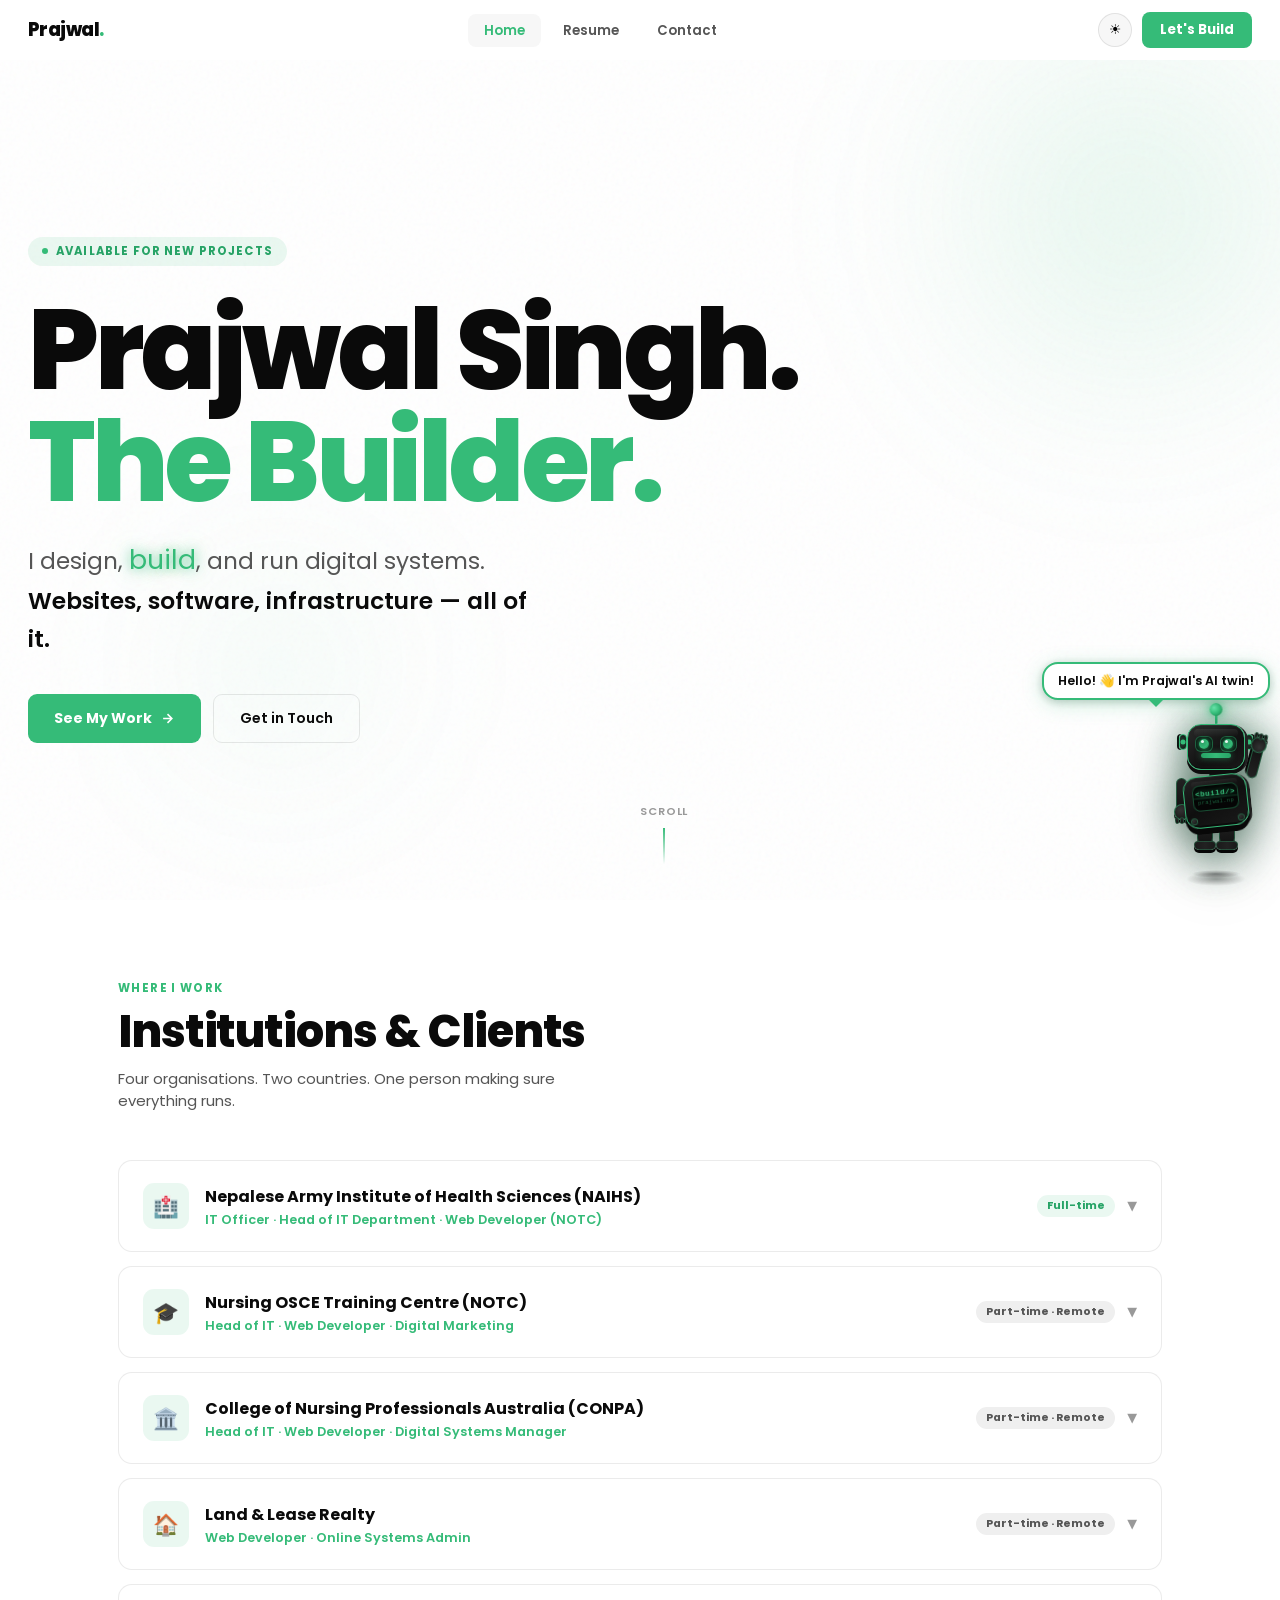
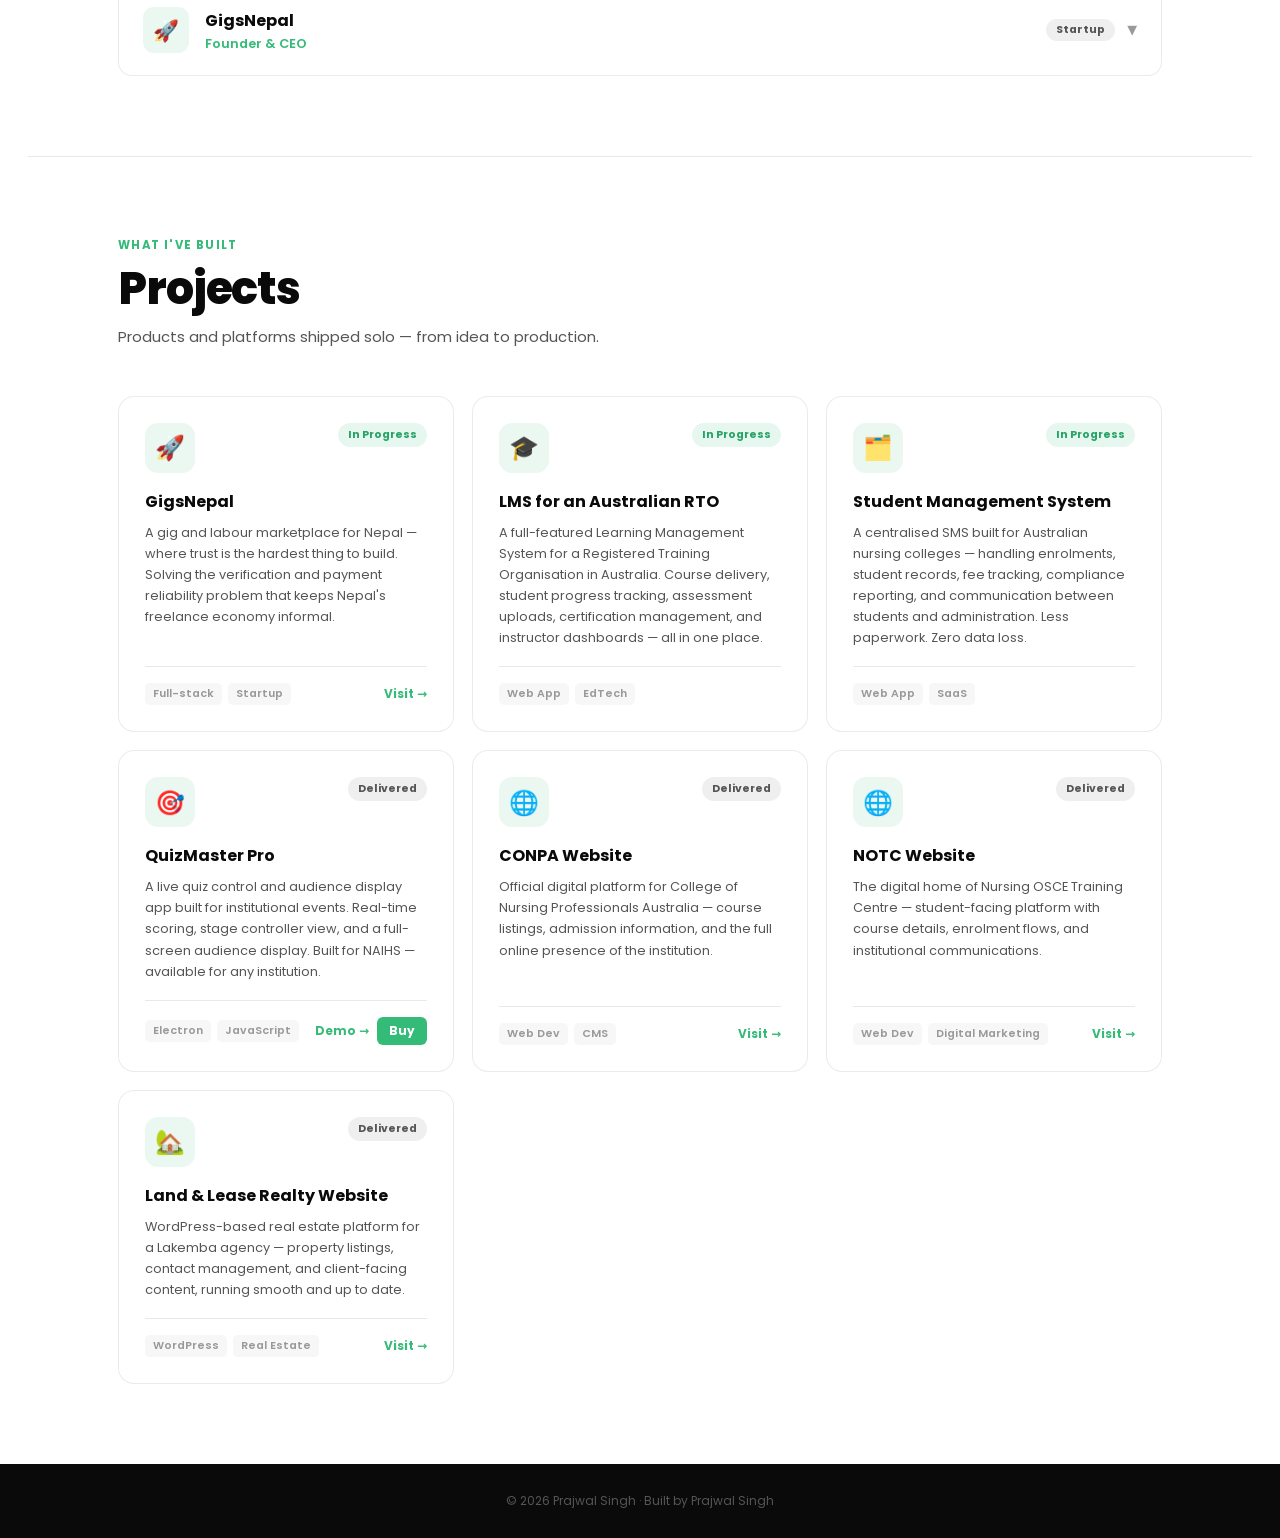
<file: index.html>
<!DOCTYPE html>
<html lang="en" data-theme="light">
<head>
<meta charset="UTF-8">
<meta name="viewport" content="width=device-width, initial-scale=1.0, viewport-fit=cover">
<title>Prajwal Singh — The Builder</title>
<meta name="description" content="IT Officer, Web Developer, and Builder. I design, build, and run digital systems.">
<link rel="stylesheet" href="https://fonts.googleapis.com/css2?family=Poppins:ital,wght@0,400;0,500;0,600;0,700;0,800;1,400&display=swap">
<link rel="stylesheet" href="style.css">
</head>
<body>

<!-- NAV -->
<nav id="nav">
  <a class="nav-logo" href="index.html">Prajwal<em>.</em></a>
  <ul class="nav-links">
    <li><a href="index.html" class="active">Home</a></li>
    <li><a href="resume.html">Resume</a></li>
    <li><a href="contact.html">Contact</a></li>
  </ul>
  <div class="nav-actions">
    <button class="theme-btn" onclick="toggleTheme()" aria-label="Toggle theme">☀️</button>
    <a class="cta-btn" href="contact.html">Let's Build</a>
    <button class="ham" id="ham" onclick="toggleMob()" aria-label="Menu">
      <span></span><span></span><span></span>
    </button>
  </div>
</nav>
<div class="mob-nav" id="mob-nav">
  <a href="index.html" onclick="toggleMob()">Home</a>
  <a href="resume.html" onclick="toggleMob()">Resume</a>
  <a href="contact.html" onclick="toggleMob()">Contact</a>
</div>

<!-- HERO -->
<section class="hero">
  <div class="hero-noise"></div>
  <div class="hero-orb hero-orb-1"></div>
  <div class="hero-orb hero-orb-2"></div>

  <div class="hero-chip">Available for new projects</div>
  <h1 class="hero-name">
    Prajwal Singh.<br>
    <span class="green">The Builder.</span>
  </h1>
  <p class="hero-title">
    I design, <span class="green" style="font-size:1.15em;text-shadow:0 0 12px rgba(53,187,120,0.7),0 0 24px rgba(53,187,120,0.4);">build</span>, and run digital systems.<br>
    <strong>Websites, software, infrastructure — all of it.</strong>
  </p>
  <div class="hero-btns">
    <a class="btn-g" href="#projects-anchor">
      See My Work
      <svg width="15" height="15" fill="none" stroke="currentColor" stroke-width="2.5" viewBox="0 0 24 24"><path d="M5 12h14M12 5l7 7-7 7"/></svg>
    </a>
    <a class="btn-out" href="contact.html">Get in Touch</a>
  </div>
  <div class="hero-scroll-hint">
    <span>Scroll</span>
    <div class="scroll-dot"></div>
  </div>
</section>

<!-- WHERE I WORK -->
<section class="work-section">
  <div class="section-header reveal">
    <div class="section-eyebrow">Where I Work</div>
    <h2 class="section-title">Institutions &amp; Clients</h2>
    <p class="section-sub">Four organisations. Two countries. One person making sure everything runs.</p>
  </div>
  <div class="work-list">

    <div class="work-item reveal" data-d="1">
      <div class="work-item-head" onclick="toggleWork(this)">
        <div class="wi-icon">🏥</div>
        <div class="wi-info">
          <h3>Nepalese Army Institute of Health Sciences (NAIHS)</h3>
          <div class="wi-role">IT Officer · Head of IT Department · Web Developer (NOTC)</div>
        </div>
        <div class="wi-meta">
          <span class="wi-badge ft">Full-time</span>
          <span class="wi-chevron">▼</span>
        </div>
      </div>
      <div class="work-item-body">
        <div class="wi-period">📅 December 2025 – Present · Kathmandu, Nepal</div>
        <ul class="wi-bullets">
          <li>Head of IT across NAIHS, College of Medicine, NACHS, and Shree Birendra Hospital Chhauni</li>
          <li>Oversee institutional IT infrastructure, networks, and cybersecurity</li>
          <li>Administer Google Workspace — users, permissions, apps, and security</li>
          <li>Monitor and troubleshoot network and system issues to keep operations running 24/7</li>
          <li>Coordinate with vendors, ISPs, and external developers</li>
          <li>Technical training for staff, IT documentation, asset tracking, and license management</li>
        </ul>
      </div>
    </div>

    <div class="work-item reveal" data-d="2">
      <div class="work-item-head" onclick="toggleWork(this)">
        <div class="wi-icon">🎓</div>
        <div class="wi-info">
          <h3>Nursing OSCE Training Centre (NOTC)</h3>
          <div class="wi-role">Head of IT · Web Developer · Digital Marketing</div>
        </div>
        <div class="wi-meta">
          <span class="wi-badge pt">Part-time · Remote</span>
          <span class="wi-chevron">▼</span>
        </div>
      </div>
      <div class="work-item-body">
        <div class="wi-period">📅 May 2025 – Present · Australia (Remote)</div>
        <ul class="wi-bullets">
          <li>Manage the entire IT and digital marketing department for the Nursing OSCE Training Centre</li>
          <li>Website development, maintenance, and database management</li>
          <li>Digital marketing strategy and execution</li>
        </ul>
        <a href="https://notc.com.au" class="wi-link" target="_blank">Visit notc.com.au →</a>
      </div>
    </div>

    <div class="work-item reveal" data-d="3">
      <div class="work-item-head" onclick="toggleWork(this)">
        <div class="wi-icon">🏛️</div>
        <div class="wi-info">
          <h3>College of Nursing Professionals Australia (CONPA)</h3>
          <div class="wi-role">Head of IT · Web Developer · Digital Systems Manager</div>
        </div>
        <div class="wi-meta">
          <span class="wi-badge pt">Part-time · Remote</span>
          <span class="wi-chevron">▼</span>
        </div>
      </div>
      <div class="work-item-body">
        <div class="wi-period">📅 May 2025 – Present · Australia (Remote)</div>
        <ul class="wi-bullets">
          <li>Head of IT for CONPA and its parent group — full infrastructure and systems management</li>
          <li>Website development and ongoing maintenance at conpa.edu.au</li>
          <li>Digital systems management — tools, platforms, and internal processes</li>
        </ul>
        <a href="https://conpa.edu.au" class="wi-link" target="_blank">Visit conpa.edu.au →</a>
      </div>
    </div>

    <div class="work-item reveal" data-d="4">
      <div class="work-item-head" onclick="toggleWork(this)">
        <div class="wi-icon">🏠</div>
        <div class="wi-info">
          <h3>Land &amp; Lease Realty</h3>
          <div class="wi-role">Web Developer · Online Systems Admin</div>
        </div>
        <div class="wi-meta">
          <span class="wi-badge pt">Part-time · Remote</span>
          <span class="wi-chevron">▼</span>
        </div>
      </div>
      <div class="work-item-body">
        <div class="wi-period">📅 2025 – Present · Lakemba, Australia (Remote)</div>
        <ul class="wi-bullets">
          <li>WordPress and RealHomes theme management for landandlease.com.au</li>
          <li>Regular content updates, performance optimisation, and property listing management</li>
        </ul>
        <a href="https://landandlease.com.au" class="wi-link" target="_blank">Visit landandlease.com.au →</a>
      </div>
    </div>

    <div class="work-item reveal" data-d="5">
      <div class="work-item-head" onclick="toggleWork(this)">
        <div class="wi-icon">🚀</div>
        <div class="wi-info">
          <h3>GigsNepal</h3>
          <div class="wi-role">Founder &amp; CEO</div>
        </div>
        <div class="wi-meta">
          <span class="wi-badge pt">Startup</span>
          <span class="wi-chevron">▼</span>
        </div>
      </div>
      <div class="work-item-body">
        <div class="wi-period">📅 2025 – Present · Kathmandu, Nepal</div>
        <ul class="wi-bullets">
          <li>Building Nepal's gig and labour marketplace — connecting skilled workers with clients</li>
          <li>Solving trust, verification, and payment reliability for Nepal's informal freelance economy</li>
          <li>Full product ownership: strategy, design, development, and operations</li>
        </ul>
      </div>
    </div>

  </div>
</section>

<div class="divider"></div>

<!-- PROJECTS -->
<section class="projects-section" id="projects-anchor">
  <div class="section-header reveal">
    <div class="section-eyebrow">What I've Built</div>
    <h2 class="section-title">Projects</h2>
    <p class="section-sub">Products and platforms shipped solo — from idea to production.</p>
  </div>
  <div class="proj-grid">

    <div class="proj-card reveal" data-d="1">
      <div class="proj-top">
        <div class="proj-emoji">🚀</div>
        <span class="proj-tag wip">In Progress</span>
      </div>
      <h3>GigsNepal</h3>
      <p>A gig and labour marketplace for Nepal — where trust is the hardest thing to build. Solving the verification and payment reliability problem that keeps Nepal's freelance economy informal.</p>
      <div class="proj-footer">
        <div class="proj-techs">
          <span class="proj-tech">Full-stack</span>
          <span class="proj-tech">Startup</span>
        </div>
        <div class="proj-links">
          <a href="#" class="proj-link">Visit →</a>
        </div>
      </div>
    </div>

    <div class="proj-card reveal" data-d="2">
      <div class="proj-top">
        <div class="proj-emoji">🎓</div>
        <span class="proj-tag wip">In Progress</span>
      </div>
      <h3>LMS for an Australian RTO</h3>
      <p>A full-featured Learning Management System for a Registered Training Organisation in Australia. Course delivery, student progress tracking, assessment uploads, certification management, and instructor dashboards — all in one place.</p>
      <div class="proj-footer">
        <div class="proj-techs">
          <span class="proj-tech">Web App</span>
          <span class="proj-tech">EdTech</span>
        </div>
      </div>
    </div>

    <div class="proj-card reveal" data-d="3">
      <div class="proj-top">
        <div class="proj-emoji">🗂️</div>
        <span class="proj-tag wip">In Progress</span>
      </div>
      <h3>Student Management System</h3>
      <p>A centralised SMS built for Australian nursing colleges — handling enrolments, student records, fee tracking, compliance reporting, and communication between students and administration. Less paperwork. Zero data loss.</p>
      <div class="proj-footer">
        <div class="proj-techs">
          <span class="proj-tech">Web App</span>
          <span class="proj-tech">SaaS</span>
        </div>
      </div>
    </div>

    <div class="proj-card reveal" data-d="1">
      <div class="proj-top">
        <div class="proj-emoji">🎯</div>
        <span class="proj-tag delivered">Delivered</span>
      </div>
      <h3>QuizMaster Pro</h3>
      <p>A live quiz control and audience display app built for institutional events. Real-time scoring, stage controller view, and a full-screen audience display. Built for NAIHS — available for any institution.</p>
      <div class="proj-footer">
        <div class="proj-techs">
          <span class="proj-tech">Electron</span>
          <span class="proj-tech">JavaScript</span>
        </div>
        <div class="proj-links">
          <a href="#" class="proj-link">Demo →</a>
          <a href="#" class="proj-link buy">Buy</a>
        </div>
      </div>
    </div>

    <div class="proj-card reveal" data-d="2">
      <div class="proj-top">
        <div class="proj-emoji">🌐</div>
        <span class="proj-tag delivered">Delivered</span>
      </div>
      <h3>CONPA Website</h3>
      <p>Official digital platform for College of Nursing Professionals Australia — course listings, admission information, and the full online presence of the institution.</p>
      <div class="proj-footer">
        <div class="proj-techs">
          <span class="proj-tech">Web Dev</span>
          <span class="proj-tech">CMS</span>
        </div>
        <div class="proj-links">
          <a href="https://conpa.edu.au" class="proj-link" target="_blank">Visit →</a>
        </div>
      </div>
    </div>

    <div class="proj-card reveal" data-d="3">
      <div class="proj-top">
        <div class="proj-emoji">🌐</div>
        <span class="proj-tag delivered">Delivered</span>
      </div>
      <h3>NOTC Website</h3>
      <p>The digital home of Nursing OSCE Training Centre — student-facing platform with course details, enrolment flows, and institutional communications.</p>
      <div class="proj-footer">
        <div class="proj-techs">
          <span class="proj-tech">Web Dev</span>
          <span class="proj-tech">Digital Marketing</span>
        </div>
        <div class="proj-links">
          <a href="https://notc.com.au" class="proj-link" target="_blank">Visit →</a>
        </div>
      </div>
    </div>

    <div class="proj-card reveal" data-d="4">
      <div class="proj-top">
        <div class="proj-emoji">🏡</div>
        <span class="proj-tag delivered">Delivered</span>
      </div>
      <h3>Land &amp; Lease Realty Website</h3>
      <p>WordPress-based real estate platform for a Lakemba agency — property listings, contact management, and client-facing content, running smooth and up to date.</p>
      <div class="proj-footer">
        <div class="proj-techs">
          <span class="proj-tech">WordPress</span>
          <span class="proj-tech">Real Estate</span>
        </div>
        <div class="proj-links">
          <a href="https://landandlease.com.au" class="proj-link" target="_blank">Visit →</a>
        </div>
      </div>
    </div>

  </div>
</section>

<footer class="site-footer">
  <p class="sf-copy">© 2026 Prajwal Singh · Built by Prajwal Singh</p>
</footer>

<script src="script.js"></script>
<script src="avatar.js"></script>
</body>
</html>
</file>
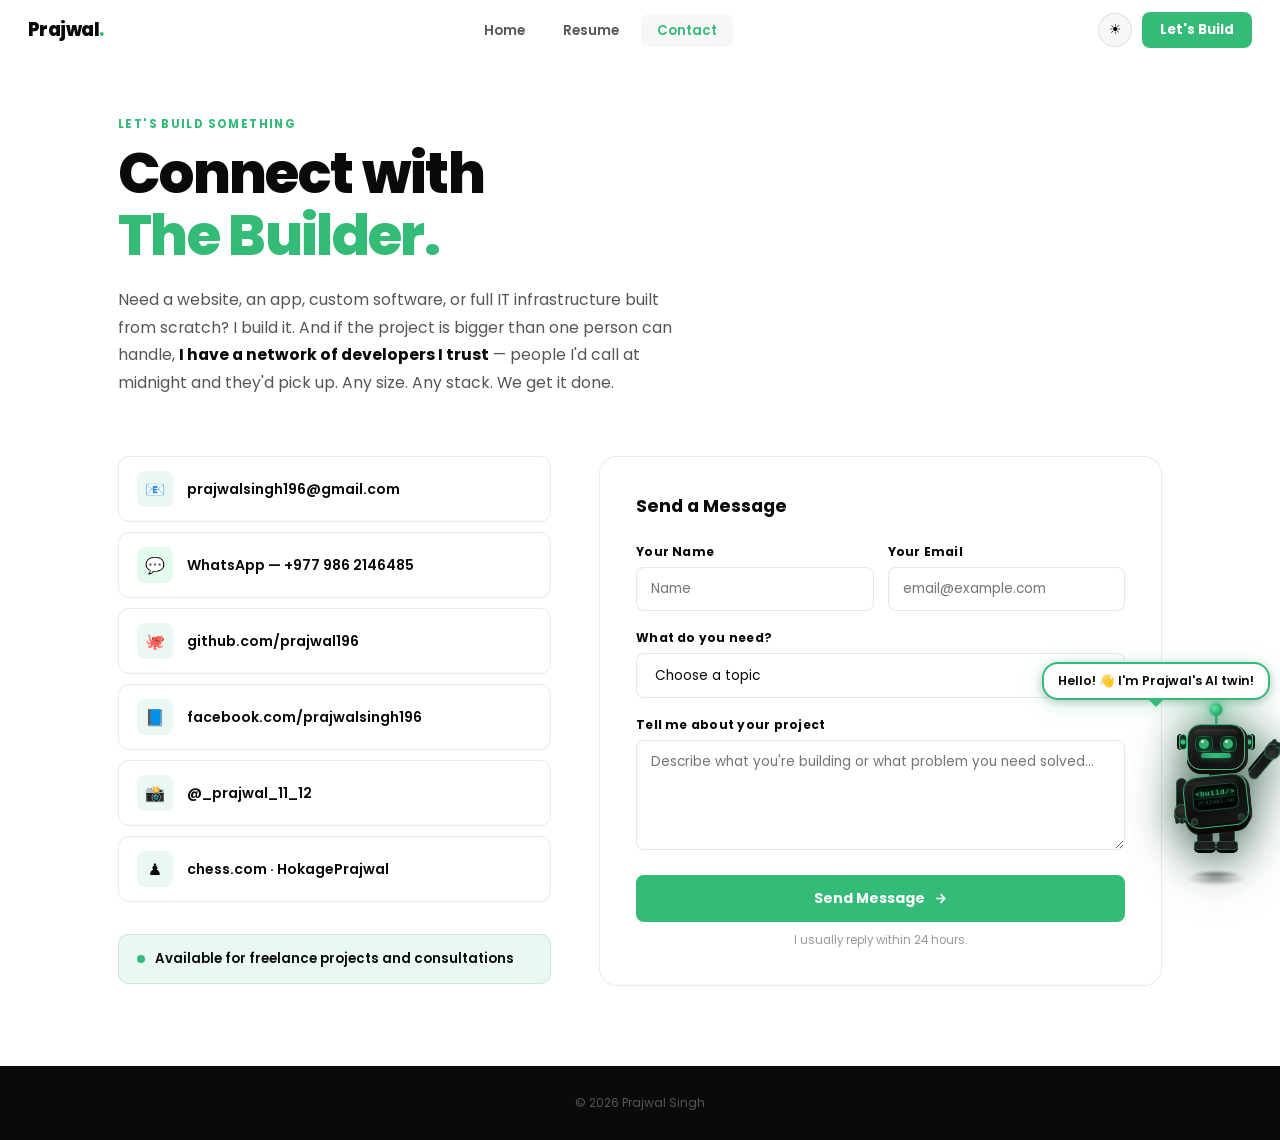
<file: contact.html>
<!DOCTYPE html>
<html lang="en" data-theme="light">
<head>
<meta charset="UTF-8">
<meta name="viewport" content="width=device-width, initial-scale=1.0, viewport-fit=cover">
<title>Contact — Prajwal Singh</title>
<meta name="description" content="Get in touch with Prajwal Singh for web development, IT infrastructure, or any digital project.">
<link rel="stylesheet" href="https://fonts.googleapis.com/css2?family=Poppins:ital,wght@0,400;0,500;0,600;0,700;0,800;1,400&display=swap">
<link rel="stylesheet" href="style.css">
</head>
<body>

<!-- NAV -->
<nav id="nav">
  <a class="nav-logo" href="index.html">Prajwal<em>.</em></a>
  <ul class="nav-links">
    <li><a href="index.html">Home</a></li>
    <li><a href="resume.html">Resume</a></li>
    <li><a href="contact.html" class="active">Contact</a></li>
  </ul>
  <div class="nav-actions">
    <button class="theme-btn" onclick="toggleTheme()" aria-label="Toggle theme">☀️</button>
    <a class="cta-btn" href="contact.html">Let's Build</a>
    <button class="ham" id="ham" onclick="toggleMob()" aria-label="Menu">
      <span></span><span></span><span></span>
    </button>
  </div>
</nav>
<div class="mob-nav" id="mob-nav">
  <a href="index.html" onclick="toggleMob()">Home</a>
  <a href="resume.html" onclick="toggleMob()">Resume</a>
  <a href="contact.html" onclick="toggleMob()">Contact</a>
</div>

<div class="contact-page">

  <div class="contact-hero reveal">
    <div class="section-eyebrow">Let's Build Something</div>
    <h1>Connect with<br><span>The Builder.</span></h1>
    <p class="hero-blurb">
      Need a website, an app, custom software, or full IT infrastructure built from scratch?
      I build it. And if the project is bigger than one person can handle,
      <strong>I have a network of developers I trust</strong> — people I'd call at midnight and they'd pick up.
      Any size. Any stack. We get it done.
    </p>
  </div>

  <div class="contact-grid">
    <div class="reveal">
      <div class="socials-list">
        <a href="mailto:prajwalsingh196@gmail.com" class="social-item">
          <div class="si-icon">📧</div>
          prajwalsingh196@gmail.com
        </a>
        <a href="https://wa.me/9779862146485" class="social-item wa" target="_blank">
          <div class="si-icon">💬</div>
          WhatsApp — +977 986 2146485
        </a>
        <a href="https://github.com/prajwal196" class="social-item" target="_blank">
          <div class="si-icon">🐙</div>
          github.com/prajwal196
        </a>
        <a href="https://www.facebook.com/prajwalsingh196" class="social-item" target="_blank">
          <div class="si-icon">📘</div>
          facebook.com/prajwalsingh196
        </a>
        <a href="https://www.instagram.com/_prajwal_11_12" class="social-item" target="_blank">
          <div class="si-icon">📸</div>
          @_prajwal_11_12
        </a>
        <a href="https://www.chess.com/member/HokagePrajwal" class="social-item" target="_blank">
          <div class="si-icon">♟️</div>
          chess.com · HokagePrajwal
        </a>
      </div>
      <div class="availability-badge">
        <div class="av-dot"></div>
        Available for freelance projects and consultations
      </div>
    </div>

    <div class="c-form reveal" data-d="2">
      <h3>Send a Message</h3>
      <form id="cForm" onsubmit="sendMsg(event)" novalidate>
        <div class="fg-row">
          <div class="fg">
            <label for="cf-name">Your Name</label>
            <input id="cf-name" name="name" type="text" placeholder="Name" required autocomplete="name">
          </div>
          <div class="fg">
            <label for="cf-email">Your Email</label>
            <input id="cf-email" name="email" type="email" placeholder="email@example.com" required autocomplete="email">
          </div>
        </div>
        <div class="fg">
          <label for="cf-topic">What do you need?</label>
          <select id="cf-topic" name="topic">
            <option value="">Choose a topic</option>
            <option>Website Development</option>
            <option>IT Infrastructure / Support</option>
            <option>Mobile App</option>
            <option>Custom Software / Automation</option>
            <option>AI Integration</option>
            <option>QuizMaster Pro License</option>
            <option>GigsNepal</option>
            <option>Something else</option>
          </select>
        </div>
        <div class="fg">
          <label for="cf-msg">Tell me about your project</label>
          <textarea id="cf-msg" name="message" placeholder="Describe what you're building or what problem you need solved..." required></textarea>
        </div>
        <div class="f-err" id="fErr" hidden></div>
        <button type="submit" class="f-sub" id="fBtn">
          <span id="fBtnTxt">Send Message</span>
          <svg width="15" height="15" fill="none" stroke="currentColor" stroke-width="2.5" viewBox="0 0 24 24"><path d="M5 12h14M12 5l7 7-7 7"/></svg>
        </button>
        <p class="f-note">I usually reply within 24 hours.</p>
      </form>
      <div class="f-success" id="fSuccess" hidden>
        <div class="f-success-icon">✅</div>
        <h4>Message sent!</h4>
        <p>Thanks for reaching out — I'll get back to you within 24 hours.</p>
      </div>
    </div>
  </div>

</div>

<footer class="site-footer">
  <p class="sf-copy">© 2026 Prajwal Singh</p>
</footer>

<script src="script.js"></script>
<script src="avatar.js"></script>
<script>
async function sendMsg(e) {
  e.preventDefault();
  const form   = document.getElementById('cForm');
  const btn    = document.getElementById('fBtn');
  const btnTxt = document.getElementById('fBtnTxt');
  const errEl  = document.getElementById('fErr');
  const ok     = document.getElementById('fSuccess');

  const name    = document.getElementById('cf-name').value.trim();
  const email   = document.getElementById('cf-email').value.trim();
  const topic   = document.getElementById('cf-topic').value.trim();
  const message = document.getElementById('cf-msg').value.trim();

  errEl.hidden = true;
  if (!name || !email || !message) {
    errEl.textContent = 'Please fill in your name, email and message.';
    errEl.hidden = false; return;
  }
  if (!/^[^\s@]+@[^\s@]+\.[^\s@]+$/.test(email)) {
    errEl.textContent = 'Please enter a valid email address.';
    errEl.hidden = false; return;
  }

  btn.disabled = true;
  btnTxt.textContent = 'Sending…';

  try {
    const res  = await fetch('api/contact.php', {
      method: 'POST',
      headers: { 'Content-Type': 'application/json' },
      body: JSON.stringify({ name, email, topic: topic || 'Not specified', message }),
    });
    const data = await res.json();
    if (res.ok && data.ok) {
      form.hidden = true;
      ok.hidden   = false;
    } else {
      throw new Error(data.error || `Server error (${res.status})`);
    }
  } catch (err) {
    errEl.textContent = err.message || 'Something went wrong. Email me directly: prajwalsingh196@gmail.com';
    errEl.hidden = false;
    btn.disabled = false;
    btnTxt.textContent = 'Send Message';
  }
}
</script>
</body>
</html>
</file>
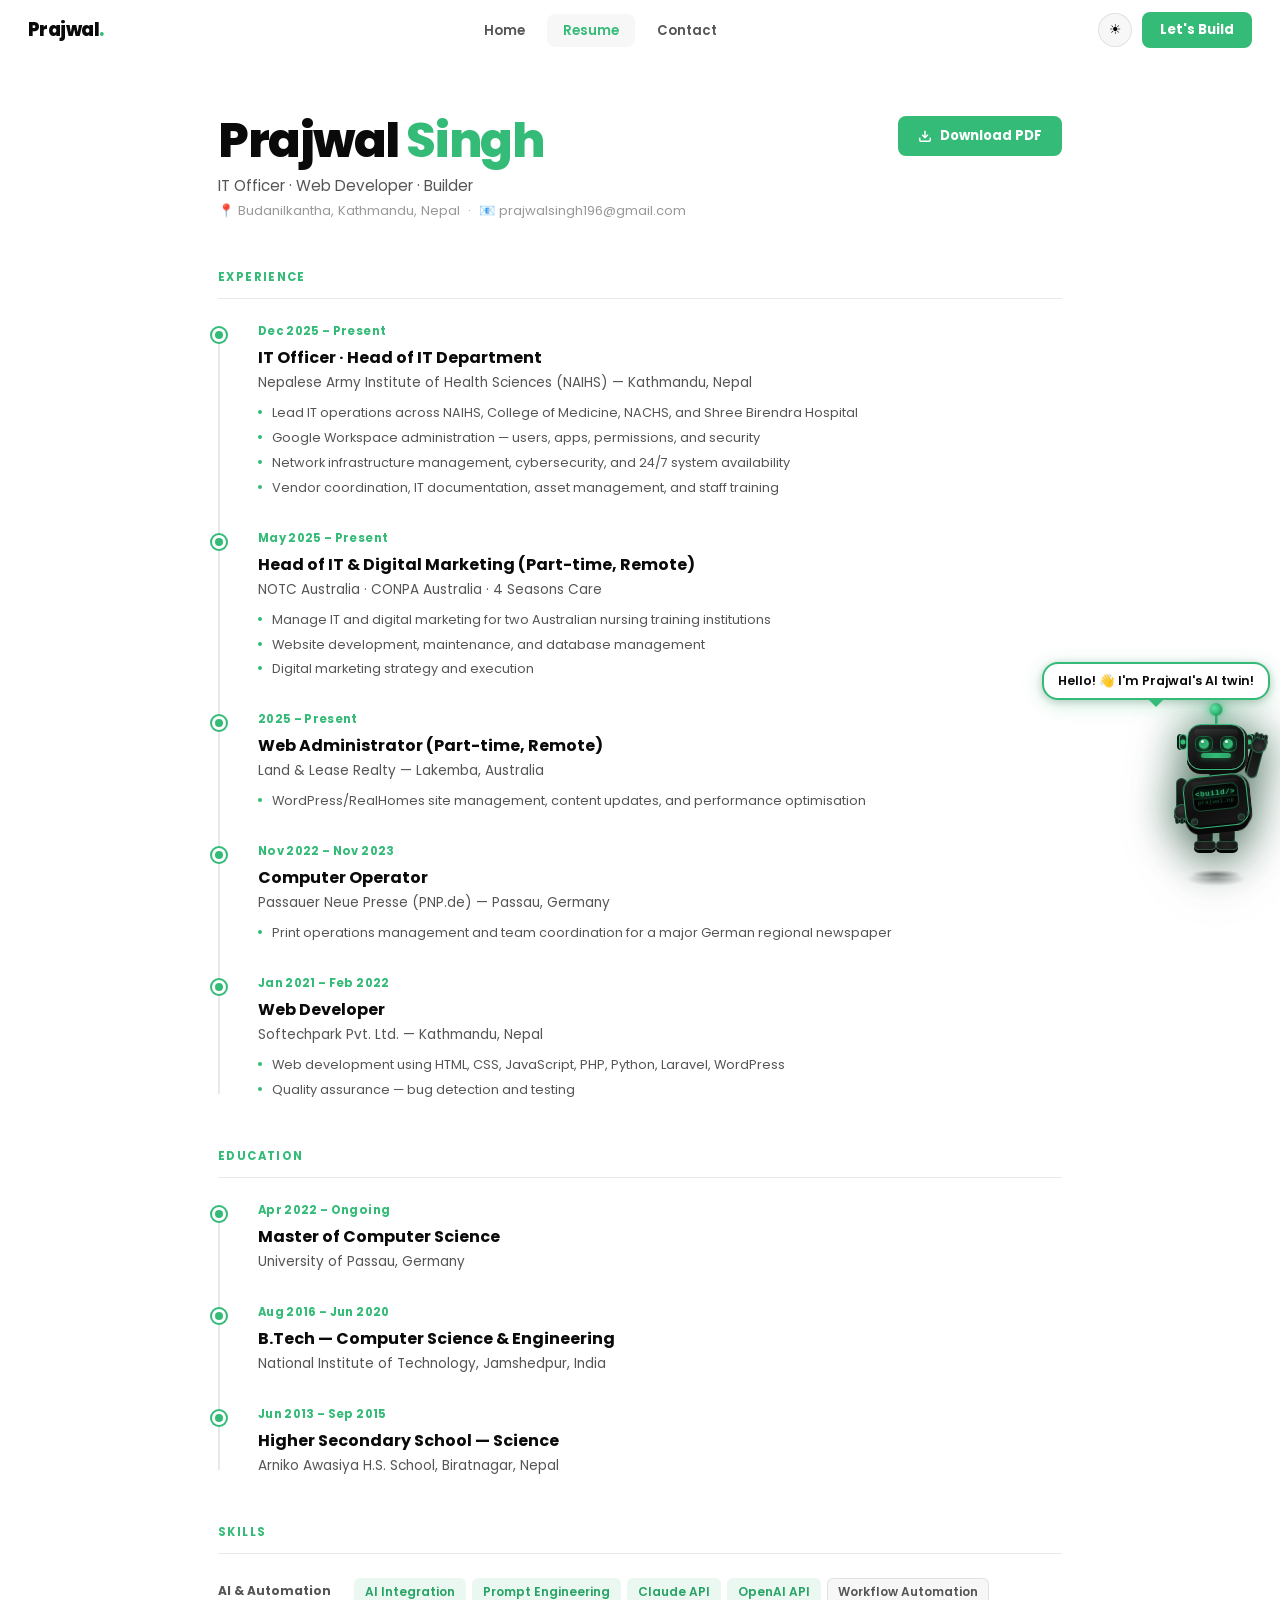
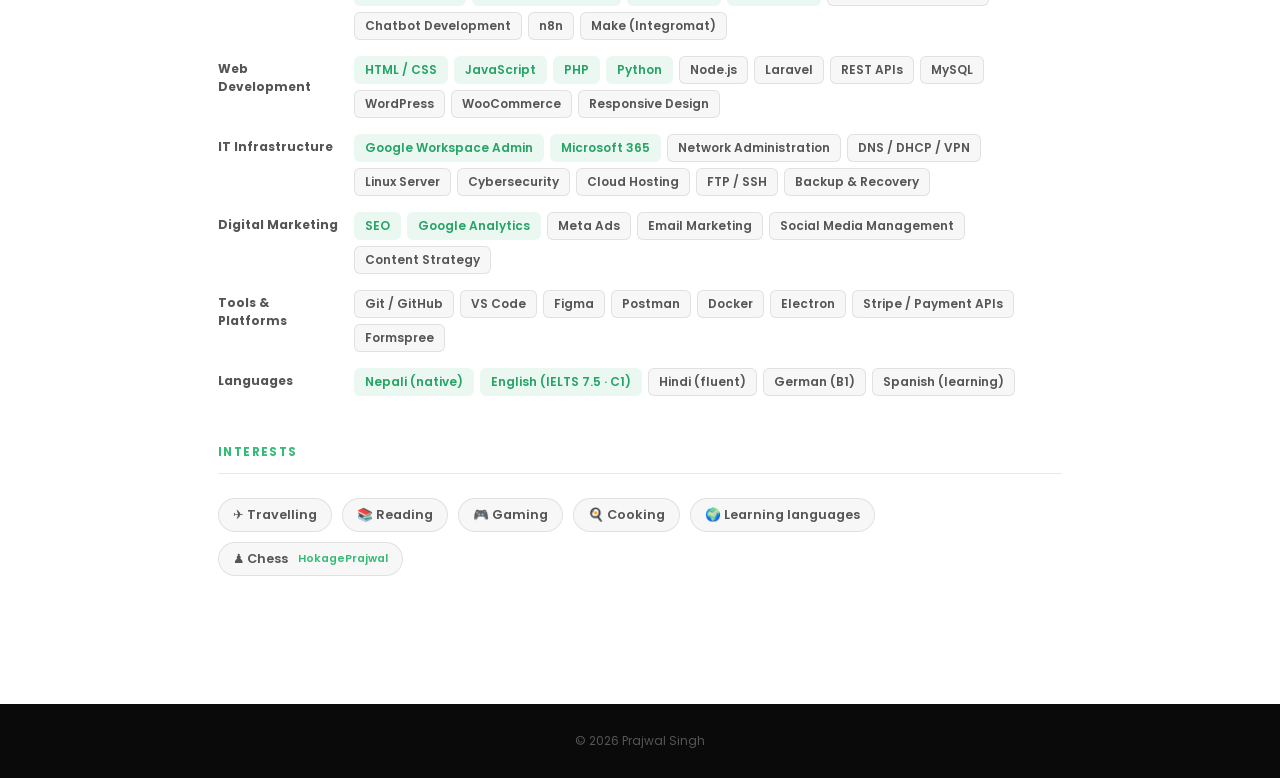
<file: resume.html>
<!DOCTYPE html>
<html lang="en" data-theme="light">
<head>
<meta charset="UTF-8">
<meta name="viewport" content="width=device-width, initial-scale=1.0, viewport-fit=cover">
<title>Resume — Prajwal Singh</title>
<meta name="description" content="Work history, skills, education, and interests of Prajwal Singh.">
<link rel="stylesheet" href="https://fonts.googleapis.com/css2?family=Poppins:ital,wght@0,400;0,500;0,600;0,700;0,800;1,400&display=swap">
<link rel="stylesheet" href="style.css">
</head>
<body>

<!-- NAV -->
<nav id="nav">
  <a class="nav-logo" href="index.html">Prajwal<em>.</em></a>
  <ul class="nav-links">
    <li><a href="index.html">Home</a></li>
    <li><a href="resume.html" class="active">Resume</a></li>
    <li><a href="contact.html">Contact</a></li>
  </ul>
  <div class="nav-actions">
    <button class="theme-btn" onclick="toggleTheme()" aria-label="Toggle theme">☀️</button>
    <a class="cta-btn" href="contact.html">Let's Build</a>
    <button class="ham" id="ham" onclick="toggleMob()" aria-label="Menu">
      <span></span><span></span><span></span>
    </button>
  </div>
</nav>
<div class="mob-nav" id="mob-nav">
  <a href="index.html" onclick="toggleMob()">Home</a>
  <a href="resume.html" onclick="toggleMob()">Resume</a>
  <a href="contact.html" onclick="toggleMob()">Contact</a>
</div>

<div class="resume-page">

  <div class="resume-header reveal">
    <div>
      <h1>Prajwal <span>Singh</span></h1>
      <p class="rh-sub">IT Officer · Web Developer · Builder</p>
      <p class="rh-loc">📍 Budanilkantha, Kathmandu, Nepal &nbsp;·&nbsp; 📧 prajwalsingh196@gmail.com</p>
    </div>
    <button class="dl-btn" onclick="window.print()">
      <svg width="14" height="14" fill="none" stroke="currentColor" stroke-width="2.5" viewBox="0 0 24 24"><path d="M21 15v4a2 2 0 01-2 2H5a2 2 0 01-2-2v-4M7 10l5 5 5-5M12 15V3"/></svg>
      Download PDF
    </button>
  </div>

  <!-- Experience -->
  <div class="resume-section reveal">
    <div class="rs-title">Experience</div>
    <div class="timeline">

      <div class="tl-item">
        <div class="tl-dot"></div>
        <div class="tl-period">Dec 2025 – Present</div>
        <div class="tl-title">IT Officer · Head of IT Department</div>
        <div class="tl-org">Nepalese Army Institute of Health Sciences (NAIHS) — Kathmandu, Nepal</div>
        <ul class="tl-bullets">
          <li>Lead IT operations across NAIHS, College of Medicine, NACHS, and Shree Birendra Hospital</li>
          <li>Google Workspace administration — users, apps, permissions, and security</li>
          <li>Network infrastructure management, cybersecurity, and 24/7 system availability</li>
          <li>Vendor coordination, IT documentation, asset management, and staff training</li>
        </ul>
      </div>

      <div class="tl-item">
        <div class="tl-dot"></div>
        <div class="tl-period">May 2025 – Present</div>
        <div class="tl-title">Head of IT &amp; Digital Marketing (Part-time, Remote)</div>
        <div class="tl-org">NOTC Australia · CONPA Australia · 4 Seasons Care</div>
        <ul class="tl-bullets">
          <li>Manage IT and digital marketing for two Australian nursing training institutions</li>
          <li>Website development, maintenance, and database management</li>
          <li>Digital marketing strategy and execution</li>
        </ul>
      </div>

      <div class="tl-item">
        <div class="tl-dot"></div>
        <div class="tl-period">2025 – Present</div>
        <div class="tl-title">Web Administrator (Part-time, Remote)</div>
        <div class="tl-org">Land &amp; Lease Realty — Lakemba, Australia</div>
        <ul class="tl-bullets">
          <li>WordPress/RealHomes site management, content updates, and performance optimisation</li>
        </ul>
      </div>

      <div class="tl-item">
        <div class="tl-dot"></div>
        <div class="tl-period">Nov 2022 – Nov 2023</div>
        <div class="tl-title">Computer Operator</div>
        <div class="tl-org">Passauer Neue Presse (PNP.de) — Passau, Germany</div>
        <ul class="tl-bullets">
          <li>Print operations management and team coordination for a major German regional newspaper</li>
        </ul>
      </div>

      <div class="tl-item">
        <div class="tl-dot"></div>
        <div class="tl-period">Jan 2021 – Feb 2022</div>
        <div class="tl-title">Web Developer</div>
        <div class="tl-org">Softechpark Pvt. Ltd. — Kathmandu, Nepal</div>
        <ul class="tl-bullets">
          <li>Web development using HTML, CSS, JavaScript, PHP, Python, Laravel, WordPress</li>
          <li>Quality assurance — bug detection and testing</li>
        </ul>
      </div>

    </div>
  </div>

  <!-- Education -->
  <div class="resume-section reveal">
    <div class="rs-title">Education</div>
    <div class="timeline">
      <div class="tl-item">
        <div class="tl-dot"></div>
        <div class="tl-period">Apr 2022 – Ongoing</div>
        <div class="tl-title">Master of Computer Science</div>
        <div class="tl-org">University of Passau, Germany</div>
      </div>
      <div class="tl-item">
        <div class="tl-dot"></div>
        <div class="tl-period">Aug 2016 – Jun 2020</div>
        <div class="tl-title">B.Tech — Computer Science &amp; Engineering</div>
        <div class="tl-org">National Institute of Technology, Jamshedpur, India</div>
      </div>
      <div class="tl-item">
        <div class="tl-dot"></div>
        <div class="tl-period">Jun 2013 – Sep 2015</div>
        <div class="tl-title">Higher Secondary School — Science</div>
        <div class="tl-org">Arniko Awasiya H.S. School, Biratnagar, Nepal</div>
      </div>
    </div>
  </div>

  <!-- Skills -->
  <div class="resume-section reveal">
    <div class="rs-title">Skills</div>
    <div class="skills-wrap">
      <div class="skill-row">
        <span class="skill-label">AI &amp; Automation</span>
        <div class="skill-chips">
          <span class="chip green">AI Integration</span>
          <span class="chip green">Prompt Engineering</span>
          <span class="chip green">Claude API</span>
          <span class="chip green">OpenAI API</span>
          <span class="chip">Workflow Automation</span>
          <span class="chip">Chatbot Development</span>
          <span class="chip">n8n</span>
          <span class="chip">Make (Integromat)</span>
        </div>
      </div>
      <div class="skill-row">
        <span class="skill-label">Web Development</span>
        <div class="skill-chips">
          <span class="chip green">HTML / CSS</span>
          <span class="chip green">JavaScript</span>
          <span class="chip green">PHP</span>
          <span class="chip green">Python</span>
          <span class="chip">Node.js</span>
          <span class="chip">Laravel</span>
          <span class="chip">REST APIs</span>
          <span class="chip">MySQL</span>
          <span class="chip">WordPress</span>
          <span class="chip">WooCommerce</span>
          <span class="chip">Responsive Design</span>
        </div>
      </div>
      <div class="skill-row">
        <span class="skill-label">IT Infrastructure</span>
        <div class="skill-chips">
          <span class="chip green">Google Workspace Admin</span>
          <span class="chip green">Microsoft 365</span>
          <span class="chip">Network Administration</span>
          <span class="chip">DNS / DHCP / VPN</span>
          <span class="chip">Linux Server</span>
          <span class="chip">Cybersecurity</span>
          <span class="chip">Cloud Hosting</span>
          <span class="chip">FTP / SSH</span>
          <span class="chip">Backup &amp; Recovery</span>
        </div>
      </div>
      <div class="skill-row">
        <span class="skill-label">Digital Marketing</span>
        <div class="skill-chips">
          <span class="chip green">SEO</span>
          <span class="chip green">Google Analytics</span>
          <span class="chip">Meta Ads</span>
          <span class="chip">Email Marketing</span>
          <span class="chip">Social Media Management</span>
          <span class="chip">Content Strategy</span>
        </div>
      </div>
      <div class="skill-row">
        <span class="skill-label">Tools &amp; Platforms</span>
        <div class="skill-chips">
          <span class="chip">Git / GitHub</span>
          <span class="chip">VS Code</span>
          <span class="chip">Figma</span>
          <span class="chip">Postman</span>
          <span class="chip">Docker</span>
          <span class="chip">Electron</span>
          <span class="chip">Stripe / Payment APIs</span>
          <span class="chip">Formspree</span>
        </div>
      </div>
      <div class="skill-row">
        <span class="skill-label">Languages</span>
        <div class="skill-chips">
          <span class="chip green">Nepali (native)</span>
          <span class="chip green">English (IELTS 7.5 · C1)</span>
          <span class="chip">Hindi (fluent)</span>
          <span class="chip">German (B1)</span>
          <span class="chip">Spanish (learning)</span>
        </div>
      </div>
    </div>
  </div>

  <!-- Interests -->
  <div class="resume-section reveal">
    <div class="rs-title">Interests</div>
    <div class="interests">
      <span class="interest-item">✈️ Travelling</span>
      <span class="interest-item">📚 Reading</span>
      <span class="interest-item">🎮 Gaming</span>
      <span class="interest-item">🍳 Cooking</span>
      <span class="interest-item">🌍 Learning languages</span>
      <span class="interest-item">♟️ Chess <small style="color:var(--g);font-size:.68rem;margin-left:3px">HokagePrajwal</small></span>
    </div>
  </div>

</div>

<footer class="site-footer">
  <p class="sf-copy">© 2026 Prajwal Singh</p>
</footer>

<script src="script.js"></script>
<script src="avatar.js"></script>
</body>
</html>
</file>
<file: style.css>
/* ═══════════════════════════════════════════════
   PRAJWAL SINGH — PORTFOLIO
   Shared Styles
═══════════════════════════════════════════════ */

@import url('https://fonts.googleapis.com/css2?family=Poppins:ital,wght@0,400;0,500;0,600;0,700;0,800;1,400&display=swap');

/* ── TOKENS ── */
:root {
  --g: #35bb78;
  --g-dark: #27a366;
  --g-glow: rgba(53,187,120,0.25);
  --g-soft: rgba(53,187,120,0.1);
  --black: #0a0a0a;
  --white: #ffffff;
  --bg: #ffffff;
  --bg2: #f7f7f7;
  --bg3: #efefef;
  --fg: #0a0a0a;
  --fg2: #555;
  --fg3: #999;
  --border: rgba(0,0,0,0.09);
  --card: #ffffff;
  --card-border: rgba(0,0,0,0.08);
  color-scheme: light;
}
@media (prefers-color-scheme: dark) {
  :root:not([data-theme="light"]) {
    --bg: #0a0a0a; --bg2: #111; --bg3: #1a1a1a;
    --fg: #f0f0f0; --fg2: #aaa; --fg3: #666;
    --border: rgba(255,255,255,0.08);
    --card: #131313; --card-border: rgba(255,255,255,0.06);
    color-scheme: dark;
  }
}
:root[data-theme="dark"] {
  --bg: #0a0a0a; --bg2: #111; --bg3: #1a1a1a;
  --fg: #f0f0f0; --fg2: #aaa; --fg3: #666;
  --border: rgba(255,255,255,0.08);
  --card: #131313; --card-border: rgba(255,255,255,0.06);
  color-scheme: dark;
}

/* ── RESET ── */
*, *::before, *::after { box-sizing: border-box; margin: 0; padding: 0; }
html { scroll-behavior: smooth; }
body {
  font-family: 'Poppins', system-ui, sans-serif;
  background: var(--bg);
  color: var(--fg);
  overflow-x: hidden;
  min-height: 100vh;
}
a { text-decoration: none; color: inherit; }
img { max-width: 100%; }
button { font-family: inherit; cursor: pointer; }

/* ── NAV ── */
#nav {
  position: fixed; top: 0; left: 0; right: 0; z-index: 1000;
  height: 60px;
  display: flex; align-items: center; justify-content: space-between;
  padding: 0 28px;
  background: var(--bg);
  border-bottom: 1px solid transparent;
  transition: border-color .3s, background .3s;
}
#nav.solid {
  border-color: var(--border);
  backdrop-filter: blur(12px);
  background: color-mix(in srgb, var(--bg) 85%, transparent);
}
.nav-logo {
  font-size: 1.15rem; font-weight: 800; letter-spacing: -.03em;
  color: var(--fg);
}
.nav-logo em { color: var(--g); font-style: normal; }
.nav-links { display: flex; align-items: center; gap: 6px; list-style: none; }
.nav-links a {
  padding: 7px 16px; font-size: .83rem; font-weight: 600;
  color: var(--fg2); border-radius: 8px;
  transition: color .2s, background .2s;
}
.nav-links a:hover { color: var(--fg); background: var(--bg2); }
.nav-links a.active { color: var(--g); background: var(--bg2); }
.nav-actions { display: flex; align-items: center; gap: 10px; }
.theme-btn {
  width: 34px; height: 34px; border-radius: 50%;
  background: var(--bg2); border: 1px solid var(--border);
  display: flex; align-items: center; justify-content: center;
  font-size: .85rem; transition: border-color .2s;
}
.theme-btn:hover { border-color: var(--g); }
.cta-btn {
  background: var(--g); color: #fff; border: none;
  padding: 8px 18px; border-radius: 8px;
  font-size: .82rem; font-weight: 700;
  transition: background .2s, transform .15s, box-shadow .2s;
}
.cta-btn:hover {
  background: var(--g-dark);
  box-shadow: 0 4px 16px var(--g-glow);
  transform: translateY(-1px);
}
.ham {
  display: none; flex-direction: column; gap: 5px;
  background: none; border: none; padding: 4px;
}
.ham span {
  display: block; width: 22px; height: 2px;
  background: var(--fg); border-radius: 2px;
  transition: transform .3s, opacity .3s;
}
.ham.open span:nth-child(1) { transform: translateY(7px) rotate(45deg); }
.ham.open span:nth-child(2) { opacity: 0; }
.ham.open span:nth-child(3) { transform: translateY(-7px) rotate(-45deg); }
.mob-nav {
  display: none; position: fixed; top: 60px; left: 0; right: 0; z-index: 999;
  background: var(--bg); border-bottom: 1px solid var(--border);
  padding: 12px 20px; flex-direction: column; gap: 2px;
}
.mob-nav.open { display: flex; }
.mob-nav a {
  padding: 12px 8px; font-size: .95rem; font-weight: 600;
  color: var(--fg2); border-radius: 8px; transition: color .2s;
}
.mob-nav a:hover { color: var(--g); }

/* ── HERO ── */
.hero {
  min-height: calc(100vh - 60px);
  display: flex; flex-direction: column; justify-content: center;
  padding: 60px 28px 40px;
  position: relative; overflow: hidden;
  margin-top: 60px;
}
.hero-noise {
  position: absolute; inset: 0; pointer-events: none; opacity: .04;
  background-image: url("data:image/svg+xml,%3Csvg viewBox='0 0 256 256' xmlns='http://www.w3.org/2000/svg'%3E%3Cfilter id='n'%3E%3CfeTurbulence type='fractalNoise' baseFrequency='.9' numOctaves='4' stitchTiles='stitch'/%3E%3C/filter%3E%3Crect width='100%25' height='100%25' filter='url(%23n)'/%3E%3C/svg%3E");
}
.hero-orb {
  position: absolute; border-radius: 50%; filter: blur(80px);
  pointer-events: none; animation: orbFloat 8s ease-in-out infinite;
}
.hero-orb-1 {
  width: 500px; height: 500px;
  background: radial-gradient(circle, rgba(53,187,120,.15) 0%, transparent 70%);
  right: -100px; top: -100px;
}
.hero-orb-2 {
  width: 300px; height: 300px;
  background: radial-gradient(circle, rgba(53,187,120,.08) 0%, transparent 70%);
  left: 10%; bottom: 10%; animation-delay: -4s;
}
@keyframes orbFloat {
  0%, 100% { transform: translateY(0) scale(1); }
  50% { transform: translateY(-30px) scale(1.05); }
}
.hero-chip {
  display: inline-flex; align-items: center; gap: 8px;
  background: var(--g-soft); color: var(--g-dark);
  font-size: .72rem; font-weight: 700;
  letter-spacing: .1em; text-transform: uppercase;
  padding: 6px 14px; border-radius: 100px;
  width: fit-content; margin-bottom: 28px;
  animation: fadeUp .7s .1s both;
}
.hero-chip::before {
  content: ''; width: 6px; height: 6px; border-radius: 50%;
  background: var(--g); animation: blink 2s infinite;
}
@keyframes blink { 0%,100% { opacity:1; } 50% { opacity:.3; } }
.hero-name {
  font-size: clamp(3.2rem, 9vw, 7rem);
  font-weight: 800; line-height: 1.0; letter-spacing: -.04em;
  animation: fadeUp .7s .2s both;
}
.hero-name .green { color: var(--g); }
.green { color: var(--g); }
.hero-title {
  font-size: clamp(1.1rem, 2.5vw, 1.45rem);
  font-weight: 400; color: var(--fg2);
  margin: 20px 0 36px; max-width: 520px; line-height: 1.65;
  animation: fadeUp .7s .3s both;
}
.hero-title strong { color: var(--fg); font-weight: 600; }
.hero-btns {
  display: flex; gap: 12px; flex-wrap: wrap;
  animation: fadeUp .7s .4s both;
}
.btn-g {
  background: var(--g); color: #fff; border: none;
  padding: 13px 26px; border-radius: 9px;
  font-size: .88rem; font-weight: 700;
  display: inline-flex; align-items: center; gap: 8px;
  transition: background .2s, transform .15s, box-shadow .2s;
}
.btn-g:hover {
  background: var(--g-dark); transform: translateY(-2px);
  box-shadow: 0 8px 28px var(--g-glow);
}
.btn-out {
  background: transparent; color: var(--fg);
  border: 1.5px solid var(--border);
  padding: 13px 26px; border-radius: 9px;
  font-size: .88rem; font-weight: 600;
  display: inline-flex; align-items: center; gap: 8px;
  transition: border-color .2s, color .2s, transform .15s;
}
.btn-out:hover { border-color: var(--g); color: var(--g); transform: translateY(-2px); }
.hero-scroll-hint {
  position: absolute; bottom: 36px; left: 50%; transform: translateX(-50%);
  display: flex; flex-direction: column; align-items: center; gap: 8px;
  color: var(--fg3); font-size: .7rem; font-weight: 600;
  letter-spacing: .08em; text-transform: uppercase;
  animation: fadeUp .7s .8s both;
}
.scroll-dot {
  width: 1.5px; height: 36px;
  background: linear-gradient(to bottom, var(--g), transparent);
  animation: scrollLine 1.8s ease-in-out infinite;
}
@keyframes scrollLine {
  0% { transform: scaleY(0); transform-origin: top; }
  50% { transform: scaleY(1); transform-origin: top; }
  51% { transform: scaleY(1); transform-origin: bottom; }
  100% { transform: scaleY(0); transform-origin: bottom; }
}

/* ── SECTION COMMONS ── */
.section-eyebrow {
  font-size: .72rem; font-weight: 700; letter-spacing: .12em;
  text-transform: uppercase; color: var(--g); margin-bottom: 10px;
}
.section-title {
  font-size: clamp(1.8rem, 4vw, 2.8rem);
  font-weight: 800; letter-spacing: -.025em; line-height: 1.1;
}
.section-sub { color: var(--fg2); font-size: .93rem; margin-top: 12px; max-width: 500px; }
.section-header { margin-bottom: 48px; }
.divider { height: 1px; background: var(--border); margin: 0 28px; }

/* ── WHERE I WORK ── */
.work-section {
  padding: 80px 28px; max-width: 1100px; margin: 0 auto;
}
.work-list { display: flex; flex-direction: column; gap: 14px; }
.work-item {
  background: var(--card); border: 1.5px solid var(--card-border);
  border-radius: 14px; overflow: hidden;
  transition: border-color .25s, box-shadow .25s;
}
.work-item:hover, .work-item.open {
  border-color: var(--g); box-shadow: 0 4px 24px var(--g-glow);
}
.work-item-head {
  display: flex; align-items: center; gap: 16px;
  padding: 22px 24px; cursor: pointer; transition: background .2s;
}
.work-item-head:hover { background: var(--bg2); }
.wi-icon {
  width: 46px; height: 46px; border-radius: 11px;
  background: var(--g-soft); display: flex; align-items: center;
  justify-content: center; font-size: 1.3rem; flex-shrink: 0;
}
.wi-info { flex: 1; min-width: 0; }
.wi-info h3 { font-size: 1rem; font-weight: 700; }
.wi-info .wi-role { font-size: .8rem; color: var(--g); font-weight: 600; margin-top: 2px; }
.wi-meta { display: flex; align-items: center; gap: 12px; flex-shrink: 0; }
.wi-badge {
  font-size: .68rem; font-weight: 700; padding: 3px 10px;
  border-radius: 100px; white-space: nowrap;
}
.wi-badge.ft { background: var(--g-soft); color: var(--g-dark); }
.wi-badge.pt { background: var(--bg3); color: var(--fg2); }
.wi-chevron { color: var(--fg3); transition: transform .3s; font-size: .8rem; }
.work-item.open .wi-chevron { transform: rotate(180deg); }
.work-item-body {
  max-height: 0; overflow: hidden;
  transition: max-height .4s cubic-bezier(.4,0,.2,1);
  padding: 0 24px;
}
.work-item.open .work-item-body { max-height: 500px; padding-bottom: 24px; }
.wi-period {
  font-size: .75rem; font-weight: 600; color: var(--g);
  border-top: 1px solid var(--border); padding-top: 16px; margin-bottom: 12px;
}
.wi-bullets { list-style: none; display: flex; flex-direction: column; gap: 7px; }
.wi-bullets li {
  font-size: .82rem; color: var(--fg2); padding-left: 16px;
  position: relative; line-height: 1.55;
}
.wi-bullets li::before {
  content: ''; position: absolute; left: 0; top: 7px;
  width: 5px; height: 5px; border-radius: 50%; background: var(--g);
}
.wi-link {
  display: inline-flex; align-items: center; gap: 5px;
  font-size: .78rem; font-weight: 700; color: var(--g);
  margin-top: 14px; transition: color .2s;
}
.wi-link:hover { color: var(--g-dark); }

/* ── PROJECTS ── */
.projects-section { padding: 80px 28px; max-width: 1100px; margin: 0 auto; }
.proj-grid {
  display: grid;
  grid-template-columns: repeat(auto-fill, minmax(min(100%, 310px), 1fr));
  gap: 18px;
}
.proj-card {
  background: var(--card); border: 1.5px solid var(--card-border);
  border-radius: 16px; padding: 26px;
  display: flex; flex-direction: column;
  transition: border-color .25s, box-shadow .25s, transform .2s;
  position: relative; overflow: hidden;
}
.proj-card::after {
  content: ''; position: absolute; bottom: 0; left: 0; right: 0;
  height: 3px; background: var(--g);
  transform: scaleX(0); transform-origin: left; transition: transform .3s;
}
.proj-card:hover::after { transform: scaleX(1); }
.proj-card:hover {
  border-color: var(--g); box-shadow: 0 6px 32px var(--g-glow);
  transform: translateY(-4px);
}
.proj-top {
  display: flex; align-items: flex-start;
  justify-content: space-between; margin-bottom: 16px;
}
.proj-emoji {
  width: 50px; height: 50px; border-radius: 13px;
  background: var(--g-soft); display: flex; align-items: center;
  justify-content: center; font-size: 1.5rem;
}
.proj-tag {
  font-size: .67rem; font-weight: 700; padding: 4px 10px; border-radius: 100px;
}
.proj-tag.delivered { background: var(--bg3); color: var(--fg2); }
.proj-tag.wip {
  background: rgba(53,187,120,.12); color: var(--g-dark);
  animation: wipPulse 2.5s ease-in-out infinite;
}
@keyframes wipPulse {
  0%,100% { box-shadow: 0 0 0 0 var(--g-glow); }
  50% { box-shadow: 0 0 0 4px transparent; }
}
.proj-card h3 { font-size: 1rem; font-weight: 700; margin-bottom: 8px; }
.proj-card p { font-size: .8rem; color: var(--fg2); line-height: 1.65; flex: 1; }
.proj-footer {
  display: flex; align-items: center; justify-content: space-between;
  margin-top: 18px; padding-top: 16px;
  border-top: 1px solid var(--border); flex-wrap: wrap; gap: 8px;
}
.proj-techs { display: flex; gap: 6px; flex-wrap: wrap; }
.proj-tech {
  font-size: .68rem; font-weight: 600;
  background: var(--bg2); color: var(--fg3);
  padding: 3px 8px; border-radius: 5px;
}
.proj-links { display: flex; gap: 8px; }
.proj-link {
  font-size: .75rem; font-weight: 700; color: var(--g);
  display: flex; align-items: center; gap: 4px; transition: color .2s;
}
.proj-link:hover { color: var(--g-dark); }
.proj-link.buy {
  background: var(--g); color: #fff;
  padding: 5px 12px; border-radius: 6px; transition: background .2s;
}
.proj-link.buy:hover { background: var(--g-dark); }

/* ── RESUME ── */
.resume-page {
  max-width: 900px; margin: 0 auto;
  padding: 56px 28px 80px;
  margin-top: 60px;
}
.resume-header {
  display: flex; align-items: flex-start;
  justify-content: space-between; gap: 24px;
  margin-bottom: 48px; flex-wrap: wrap;
}
.resume-header h1 {
  font-size: clamp(2rem, 5vw, 3rem);
  font-weight: 800; letter-spacing: -.03em; line-height: 1.05;
}
.resume-header h1 span { color: var(--g); }
.rh-sub { font-size: .95rem; color: var(--fg2); margin-top: 8px; }
.rh-loc {
  font-size: .82rem; color: var(--fg3); margin-top: 4px;
  display: flex; align-items: center; gap: 5px;
}
.dl-btn {
  background: var(--g); color: #fff; border: none;
  padding: 10px 20px; border-radius: 8px;
  font-size: .82rem; font-weight: 700;
  display: flex; align-items: center; gap: 8px;
  white-space: nowrap; align-self: flex-start;
  transition: background .2s, transform .15s;
}
.dl-btn:hover { background: var(--g-dark); transform: translateY(-1px); }
.resume-section { margin-bottom: 48px; }
.rs-title {
  font-size: .72rem; font-weight: 700; letter-spacing: .12em;
  text-transform: uppercase; color: var(--g);
  padding-bottom: 12px; border-bottom: 1px solid var(--border);
  margin-bottom: 24px;
}
.timeline { position: relative; padding-left: 20px; }
.timeline::before {
  content: ''; position: absolute;
  left: 0; top: 6px; bottom: 6px;
  width: 2px; background: var(--border);
}
.tl-item { position: relative; margin-bottom: 32px; padding-left: 20px; }
.tl-item:last-child { margin-bottom: 0; }
.tl-dot {
  position: absolute; left: -26px; top: 5px;
  width: 14px; height: 14px; border-radius: 50%;
  background: var(--g); border: 3px solid var(--bg);
  box-shadow: 0 0 0 2px var(--g);
}
.tl-period { font-size: .72rem; font-weight: 700; color: var(--g); letter-spacing: .03em; margin-bottom: 5px; }
.tl-title { font-size: 1rem; font-weight: 700; margin-bottom: 3px; }
.tl-org { font-size: .85rem; color: var(--fg2); margin-bottom: 10px; }
.tl-bullets { list-style: none; display: flex; flex-direction: column; gap: 5px; }
.tl-bullets li {
  font-size: .8rem; color: var(--fg2); padding-left: 14px;
  position: relative; line-height: 1.55;
}
.tl-bullets li::before {
  content: ''; position: absolute; left: 0; top: 7px;
  width: 4px; height: 4px; border-radius: 50%; background: var(--g);
}
.skills-wrap { display: flex; flex-direction: column; gap: 16px; }
.skill-row { display: flex; align-items: flex-start; gap: 16px; }
.skill-label {
  font-size: .75rem; font-weight: 700; color: var(--fg2);
  min-width: 120px; padding-top: 4px;
}
.skill-chips { display: flex; flex-wrap: wrap; gap: 6px; }
.chip {
  font-size: .75rem; font-weight: 600;
  background: var(--bg2); color: var(--fg2);
  border: 1px solid var(--border);
  padding: 4px 10px; border-radius: 6px;
}
.chip.green { background: var(--g-soft); color: var(--g-dark); border-color: transparent; }
.interests { display: flex; flex-wrap: wrap; gap: 10px; }
.interest-item {
  display: flex; align-items: center; gap: 7px;
  background: var(--bg2); border: 1px solid var(--border);
  border-radius: 100px; padding: 7px 14px;
  font-size: .8rem; font-weight: 600; color: var(--fg2);
  transition: border-color .2s, color .2s;
}
.interest-item:hover { border-color: var(--g); color: var(--fg); }

/* ── CONTACT ── */
.contact-page {
  min-height: calc(100vh - 60px);
  display: flex; flex-direction: column; justify-content: center;
  padding: 56px 28px 80px;
  max-width: 1100px; margin: 60px auto 0;
}
.contact-hero { margin-bottom: 60px; }
.contact-hero h1 {
  font-size: clamp(2rem, 5vw, 3.5rem);
  font-weight: 800; letter-spacing: -.03em; line-height: 1.1; margin-bottom: 20px;
}
.contact-hero h1 span { color: var(--g); }
.hero-blurb {
  font-size: .98rem; color: var(--fg2); max-width: 580px; line-height: 1.75;
}
.hero-blurb strong { color: var(--fg); }
.contact-grid {
  display: grid; grid-template-columns: 1fr 1.3fr; gap: 48px; align-items: start;
}
.socials-list { display: flex; flex-direction: column; gap: 10px; margin-bottom: 32px; }
.social-item {
  display: flex; align-items: center; gap: 14px;
  padding: 14px 18px;
  background: var(--card); border: 1.5px solid var(--card-border);
  border-radius: 11px; color: var(--fg); font-weight: 600; font-size: .88rem;
  transition: border-color .2s, transform .15s, color .2s;
}
.social-item:hover { border-color: var(--g); transform: translateX(5px); color: var(--g); }
.social-item.wa:hover { border-color: #25d366; color: #25d366; }
.si-icon {
  width: 36px; height: 36px; border-radius: 8px;
  background: var(--g-soft); display: flex; align-items: center;
  justify-content: center; font-size: 1rem; flex-shrink: 0;
}
.social-item.wa .si-icon { background: rgba(37,211,102,.12); }
.availability-badge {
  display: flex; align-items: center; gap: 10px;
  background: var(--g-soft); border: 1px solid rgba(53,187,120,.2);
  border-radius: 10px; padding: 14px 18px;
  font-size: .83rem; font-weight: 600; color: var(--fg);
}
.av-dot { width: 8px; height: 8px; border-radius: 50%; background: var(--g); animation: blink 2s infinite; }
.c-form {
  background: var(--card); border: 1.5px solid var(--card-border);
  border-radius: 18px; padding: 36px;
}
.c-form h3 { font-size: 1.1rem; font-weight: 700; margin-bottom: 24px; }
.fg { margin-bottom: 18px; }
.fg label {
  display: block; font-size: .75rem; font-weight: 700;
  color: var(--fg); margin-bottom: 6px; letter-spacing: .02em;
}
.fg input, .fg textarea, .fg select {
  width: 100%; padding: 11px 14px;
  background: var(--bg); border: 1.5px solid var(--border);
  border-radius: 8px; color: var(--fg);
  font-family: 'Poppins', sans-serif; font-size: .85rem;
  outline: none; transition: border-color .2s, box-shadow .2s;
}
.fg input:focus, .fg textarea:focus, .fg select:focus {
  border-color: var(--g); box-shadow: 0 0 0 3px rgba(53,187,120,.1);
}
.fg textarea { min-height: 110px; resize: vertical; }
.fg-row { display: grid; grid-template-columns: 1fr 1fr; gap: 14px; }
.f-sub {
  width: 100%; background: var(--g); color: #fff; border: none;
  padding: 13px; border-radius: 8px;
  font-family: 'Poppins', sans-serif; font-size: .88rem; font-weight: 700;
  display: flex; align-items: center; justify-content: center; gap: 8px;
  transition: background .2s, transform .15s, box-shadow .2s;
}
.f-sub:hover {
  background: var(--g-dark); transform: translateY(-2px);
  box-shadow: 0 6px 20px var(--g-glow);
}
.f-note { font-size: .72rem; color: var(--fg3); text-align: center; margin-top: 10px; }
.f-err {
  background: rgba(220,53,69,.08); border: 1px solid rgba(220,53,69,.3);
  color: #c0392b; border-radius: 7px; padding: 10px 14px;
  font-size: .82rem; line-height: 1.45; margin-bottom: 6px;
}
[data-theme="dark"] .f-err { background: rgba(220,53,69,.13); border-color: rgba(220,53,69,.45); color: #e57373; }
@media (prefers-color-scheme: dark) { :root:not([data-theme="light"]) .f-err { background: rgba(220,53,69,.13); border-color: rgba(220,53,69,.45); color: #e57373; } }
.f-sub:disabled { opacity: .6; cursor: not-allowed; transform: none !important; box-shadow: none !important; }
.f-success { text-align: center; padding: 32px 20px; }
.f-success-icon { font-size: 2.5rem; margin-bottom: 12px; }
.f-success h4 { font-size: 1.05rem; font-weight: 700; margin-bottom: 6px; }
.f-success p { font-size: .85rem; color: var(--fg2); }

/* ── FOOTER ── */
.site-footer {
  background: var(--black);
  padding: 28px;
  text-align: center;
}
.sf-copy { font-size: .75rem; color: #555; }

/* ── ANIMATIONS ── */
@keyframes fadeUp {
  from { opacity: 0; transform: translateY(24px); }
  to { opacity: 1; transform: translateY(0); }
}
.reveal { opacity: 0; transform: translateY(28px); transition: opacity .65s ease, transform .65s ease; }
.reveal.on { opacity: 1; transform: none; }
.reveal[data-d="1"] { transition-delay: .08s; }
.reveal[data-d="2"] { transition-delay: .16s; }
.reveal[data-d="3"] { transition-delay: .24s; }
.reveal[data-d="4"] { transition-delay: .32s; }
.reveal[data-d="5"] { transition-delay: .4s; }

/* ── RESPONSIVE ── */
@media (max-width: 820px) {
  .contact-grid { grid-template-columns: 1fr; gap: 32px; }
}
@media (max-width: 640px) {
  .nav-links { display: none; }
  .nav-actions .cta-btn { display: none; }
  .ham { display: flex; }
  .hero-btns { flex-direction: column; }
  .btn-g, .btn-out { justify-content: center; }
  .fg-row { grid-template-columns: 1fr; }
  .resume-header { flex-direction: column; }
  .skill-row { flex-direction: column; gap: 6px; }
  .skill-label { min-width: unset; }
  .c-form { padding: 22px 16px; }
}

/* ══════════════════════════════════════════════════════
   AVATAR SYSTEM — Prajwal's robot-builder companion
══════════════════════════════════════════════════════ */

/* ── HOST & WRAP ── */
#av-host {
  position: fixed;
  inset: 0;
  pointer-events: none;
  z-index: 9999;
  font-family: 'Poppins', system-ui, sans-serif;
}
#av-wrap {
  position: absolute;
  top: 0; left: 0;
  width: 100px;
  pointer-events: auto;
  user-select: none;
  -webkit-user-select: none;
}
#av-body {
  width: 100px;
  cursor: grab;
  filter: drop-shadow(0 0 12px rgba(53,187,120,0.4)) drop-shadow(0 4px 16px rgba(0,0,0,0.5));
  transition: filter .3s ease;
}
#av-body:hover {
  filter: drop-shadow(0 0 20px rgba(53,187,120,0.7)) drop-shadow(0 4px 24px rgba(0,0,0,0.5));
}
#av-body:active { cursor: grabbing; }
#av-svg { overflow: visible; }

/* ── SPEECH BUBBLE ── */
#av-bubble {
  position: absolute;
  bottom: 115px;
  left: 50%;
  transform: translateX(-50%);
  background: var(--card, #fff);
  border: 1.5px solid #35bb78;
  border-radius: 14px;
  padding: 8px 14px;
  font-size: 13px;
  font-weight: 600;
  color: var(--fg, #0a0a0a);
  white-space: nowrap;
  pointer-events: none;
  box-shadow: 0 4px 20px rgba(53,187,120,0.2), 0 2px 8px rgba(0,0,0,0.15);
  animation: avPop .2s cubic-bezier(.34,1.56,.64,1) both;
  transition: opacity .3s ease, transform .3s ease;
}
#av-bubble::after {
  content: '';
  position: absolute;
  bottom: -8px;
  left: 50%;
  transform: translateX(-50%);
  border: 8px solid transparent;
  border-top-color: #35bb78;
  border-bottom: none;
}
#av-bubble.av-bubble-hide {
  opacity: 0;
  transform: translateX(-50%) translateY(-6px);
}
@keyframes avPop {
  from { opacity: 0; transform: translateX(-50%) scale(.7) translateY(8px); }
  to   { opacity: 1; transform: translateX(-50%) scale(1) translateY(0); }
}

/* ── HEARTS / PARTICLES ── */
#av-hearts {
  position: absolute;
  top: 0; left: 0;
  width: 100px;
  height: 0;
  overflow: visible;
  pointer-events: none;
}
.av-heart {
  position: absolute;
  top: -10px;
  font-size: 18px;
  animation: avFloatUp var(--dur, 1s) ease-out forwards;
}
@keyframes avFloatUp {
  0%   { opacity: 1; transform: translateY(0) scale(1) rotate(-10deg); }
  60%  { opacity: 1; transform: translateY(-55px) scale(1.2) rotate(10deg); }
  100% { opacity: 0; transform: translateY(-90px) scale(0.7) rotate(-5deg); }
}

/* ── CHAT PANEL ── */
#av-chat {
  position: fixed;
  bottom: 160px;
  right: 120px;
  width: 320px;
  max-height: 420px;
  background: var(--card, #fff);
  border: 1.5px solid rgba(53,187,120,0.5);
  border-radius: 20px;
  overflow: hidden;
  display: flex;
  flex-direction: column;
  box-shadow: 0 12px 40px rgba(0,0,0,0.25), 0 0 0 1px rgba(53,187,120,0.1);
  pointer-events: auto;
  animation: avPanelIn .25s cubic-bezier(.34,1.56,.64,1) both;
  z-index: 10000;
}
@keyframes avPanelIn {
  from { opacity: 0; transform: scale(.9) translateY(16px); }
  to   { opacity: 1; transform: scale(1) translateY(0); }
}

/* chat header */
#av-chat-head {
  background: linear-gradient(135deg, #35bb78, #27a366);
  padding: 12px 16px;
  display: flex;
  align-items: center;
  justify-content: space-between;
  flex-shrink: 0;
}
#av-chat-head-left { display: flex; align-items: center; gap: 10px; }
#av-chat-avatar {
  width: 36px; height: 36px;
  background: rgba(255,255,255,0.2);
  border-radius: 50%;
  display: flex; align-items: center; justify-content: center;
  font-size: 18px;
}
#av-chat-name { font-size: 14px; font-weight: 700; color: #fff; line-height: 1.2; }
#av-chat-status {
  font-size: 11px; color: rgba(255,255,255,0.85);
  display: flex; align-items: center; gap: 5px;
}
.av-status-dot {
  width: 7px; height: 7px;
  background: #fff;
  border-radius: 50%;
  animation: avPulse 2s ease-in-out infinite;
}
@keyframes avPulse {
  0%,100% { opacity: 1; transform: scale(1); }
  50%      { opacity: 0.5; transform: scale(1.3); }
}
#av-chat-close {
  background: rgba(255,255,255,0.2);
  border: none;
  color: #fff;
  width: 28px; height: 28px;
  border-radius: 50%;
  cursor: pointer;
  font-size: 14px;
  display: flex; align-items: center; justify-content: center;
  transition: background .2s;
  flex-shrink: 0;
}
#av-chat-close:hover { background: rgba(255,255,255,0.35); }

/* messages area */
#av-chat-msgs {
  flex: 1;
  overflow-y: auto;
  padding: 14px;
  display: flex;
  flex-direction: column;
  gap: 10px;
  scroll-behavior: smooth;
}
#av-chat-msgs::-webkit-scrollbar { width: 4px; }
#av-chat-msgs::-webkit-scrollbar-track { background: transparent; }
#av-chat-msgs::-webkit-scrollbar-thumb { background: rgba(53,187,120,0.3); border-radius: 2px; }

.av-msg {
  max-width: 85%;
  padding: 10px 13px;
  border-radius: 14px;
  font-size: 13px;
  line-height: 1.55;
  word-break: break-word;
  animation: avMsgIn .2s ease both;
}
@keyframes avMsgIn {
  from { opacity: 0; transform: translateY(8px) scale(.97); }
  to   { opacity: 1; transform: none; }
}
.av-msg-bot {
  background: var(--bg2, #f7f7f7);
  color: var(--fg, #0a0a0a);
  border-bottom-left-radius: 4px;
  align-self: flex-start;
  border: 1px solid var(--border, rgba(0,0,0,0.08));
}
.av-msg-user {
  background: linear-gradient(135deg, #35bb78, #27a366);
  color: #fff;
  border-bottom-right-radius: 4px;
  align-self: flex-end;
}

/* typing indicator */
#av-typing {
  display: flex;
  align-items: center;
  gap: 5px;
  padding: 4px 14px 8px;
  flex-shrink: 0;
}
#av-typing span {
  width: 7px; height: 7px;
  background: #35bb78;
  border-radius: 50%;
  animation: avDot .9s ease-in-out infinite;
}
#av-typing span:nth-child(2) { animation-delay: .2s; }
#av-typing span:nth-child(3) { animation-delay: .4s; }
@keyframes avDot {
  0%,80%,100% { transform: scale(.7); opacity: .4; }
  40%          { transform: scale(1); opacity: 1; }
}

/* input row */
#av-chat-input-row {
  display: flex;
  gap: 8px;
  padding: 10px 12px;
  border-top: 1px solid var(--border, rgba(0,0,0,0.08));
  flex-shrink: 0;
  background: var(--card, #fff);
}
#av-chat-input {
  flex: 1;
  border: 1.5px solid var(--border, rgba(0,0,0,0.1));
  border-radius: 22px;
  padding: 9px 14px;
  font-size: 13px;
  font-family: 'Poppins', system-ui, sans-serif;
  background: var(--bg2, #f7f7f7);
  color: var(--fg, #0a0a0a);
  outline: none;
  transition: border-color .2s;
}
#av-chat-input:focus { border-color: #35bb78; }
#av-chat-send {
  width: 38px; height: 38px;
  flex-shrink: 0;
  background: linear-gradient(135deg, #35bb78, #27a366);
  border: none;
  border-radius: 50%;
  color: #fff;
  cursor: pointer;
  display: flex; align-items: center; justify-content: center;
  transition: transform .15s, box-shadow .15s;
  box-shadow: 0 2px 8px rgba(53,187,120,0.35);
}
#av-chat-send:hover { transform: scale(1.08); box-shadow: 0 4px 14px rgba(53,187,120,0.5); }
#av-chat-send:active { transform: scale(0.95); }

/* mobile: smaller avatar + side-safe chat */
@media (max-width: 640px) {
  #av-wrap { width: 78px; }
  #av-body { width: 78px; }
  #av-chat {
    width: calc(100vw - 24px);
    left: 12px !important;
    right: 12px !important;
    bottom: 100px;
    max-height: 55vh;
  }
  #av-bubble { font-size: 12px; padding: 6px 10px; }
}
</file>
